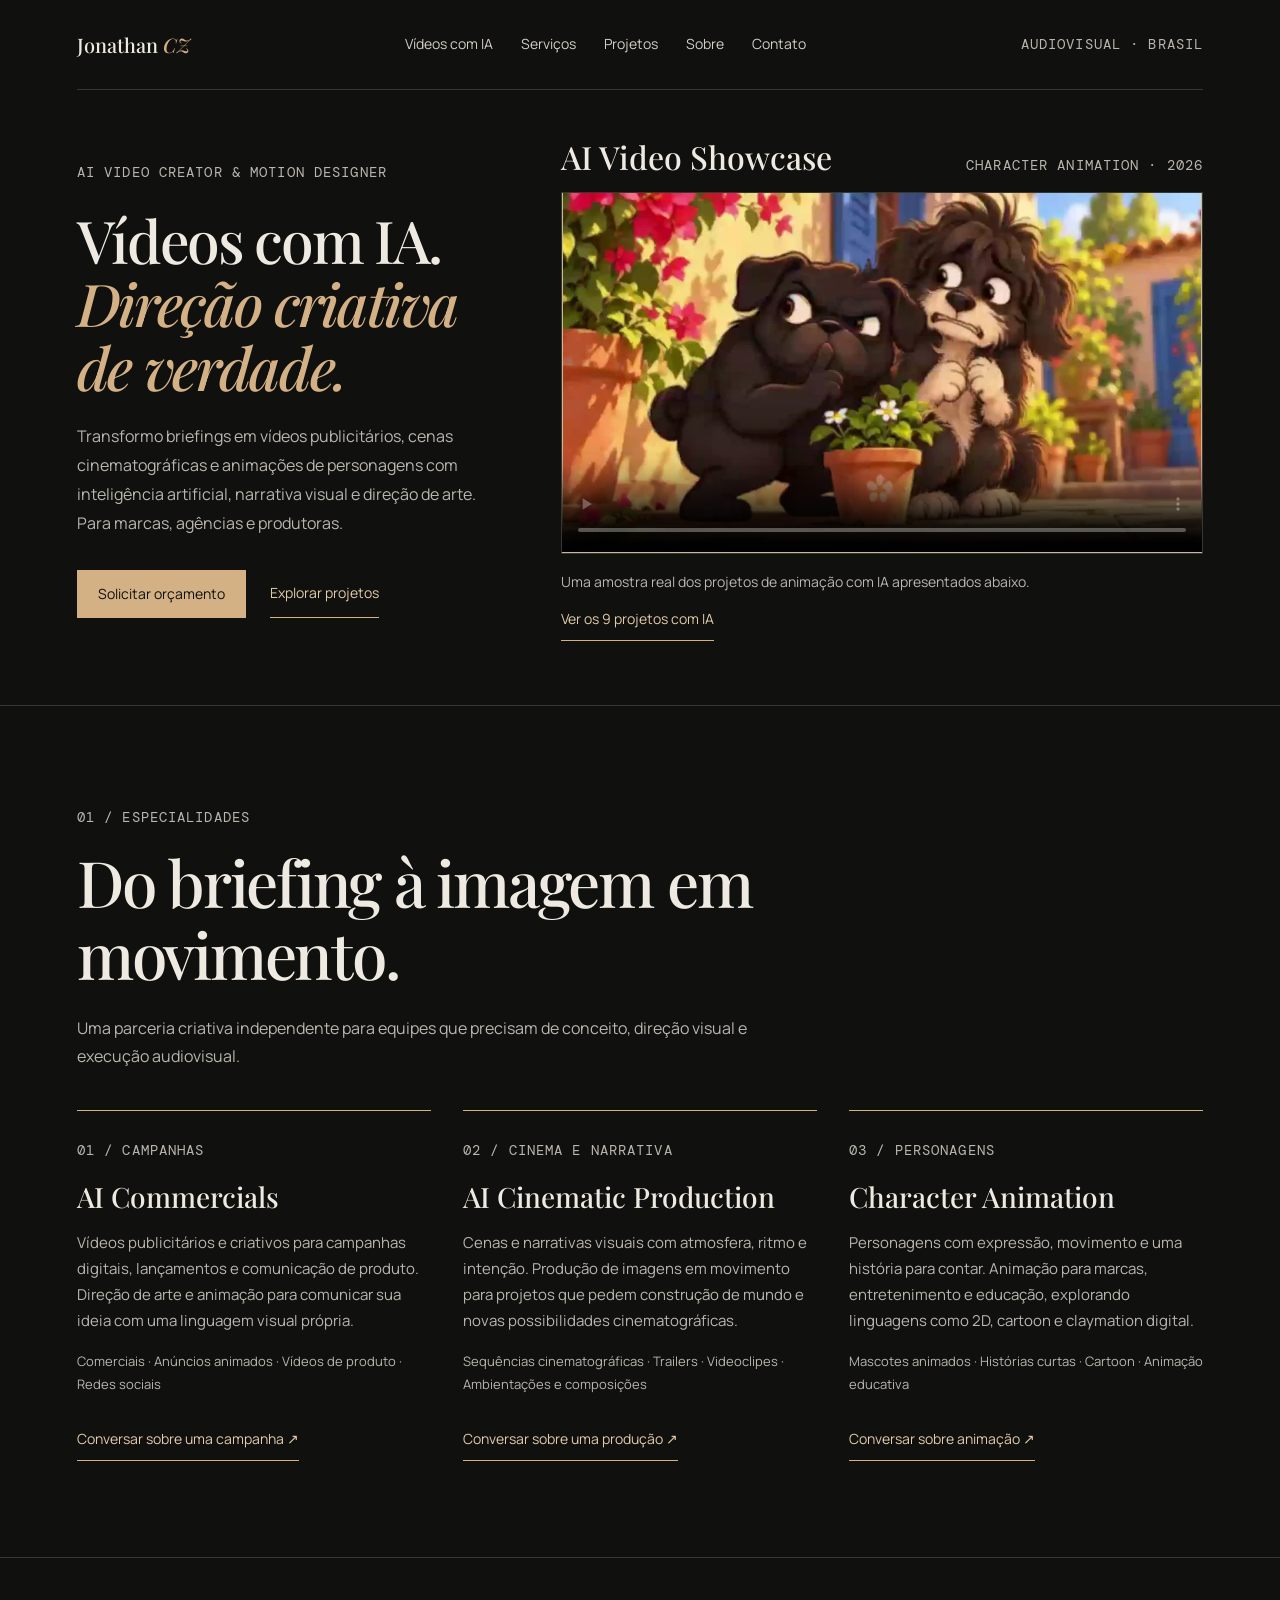
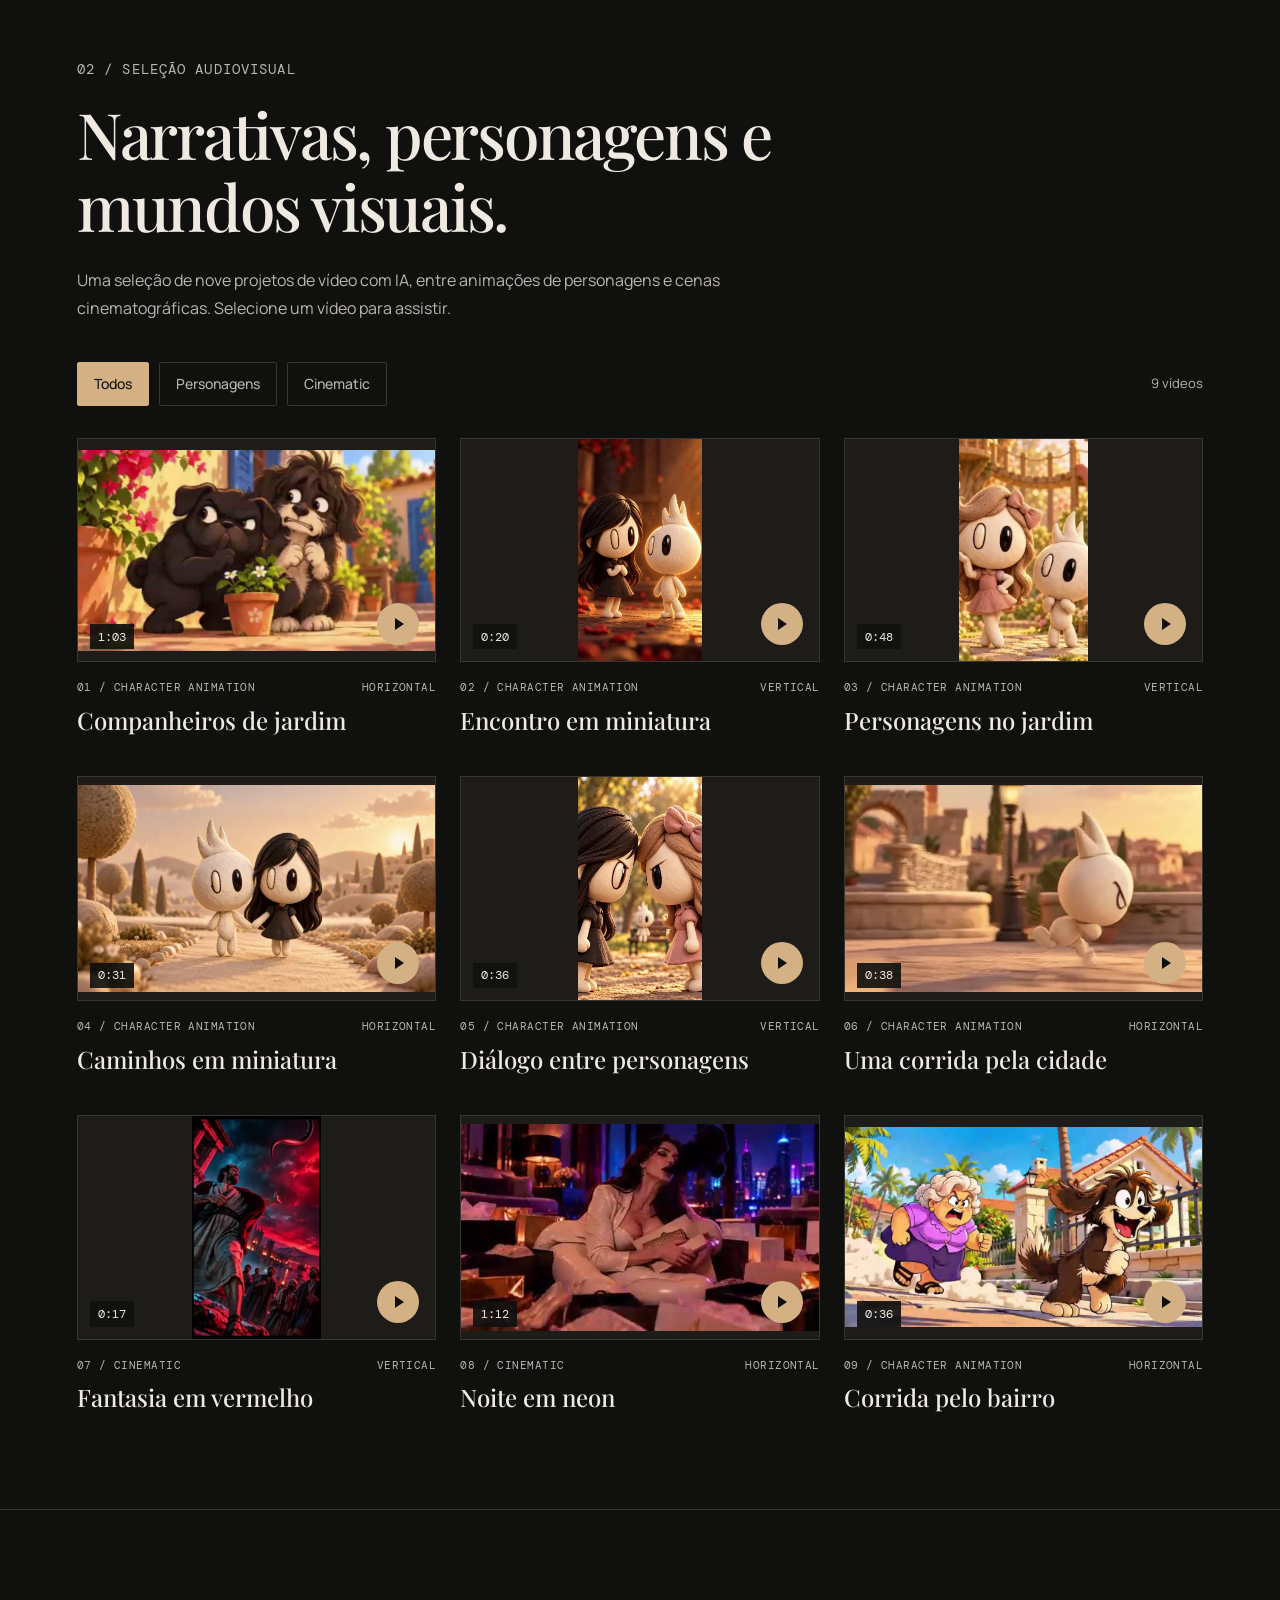
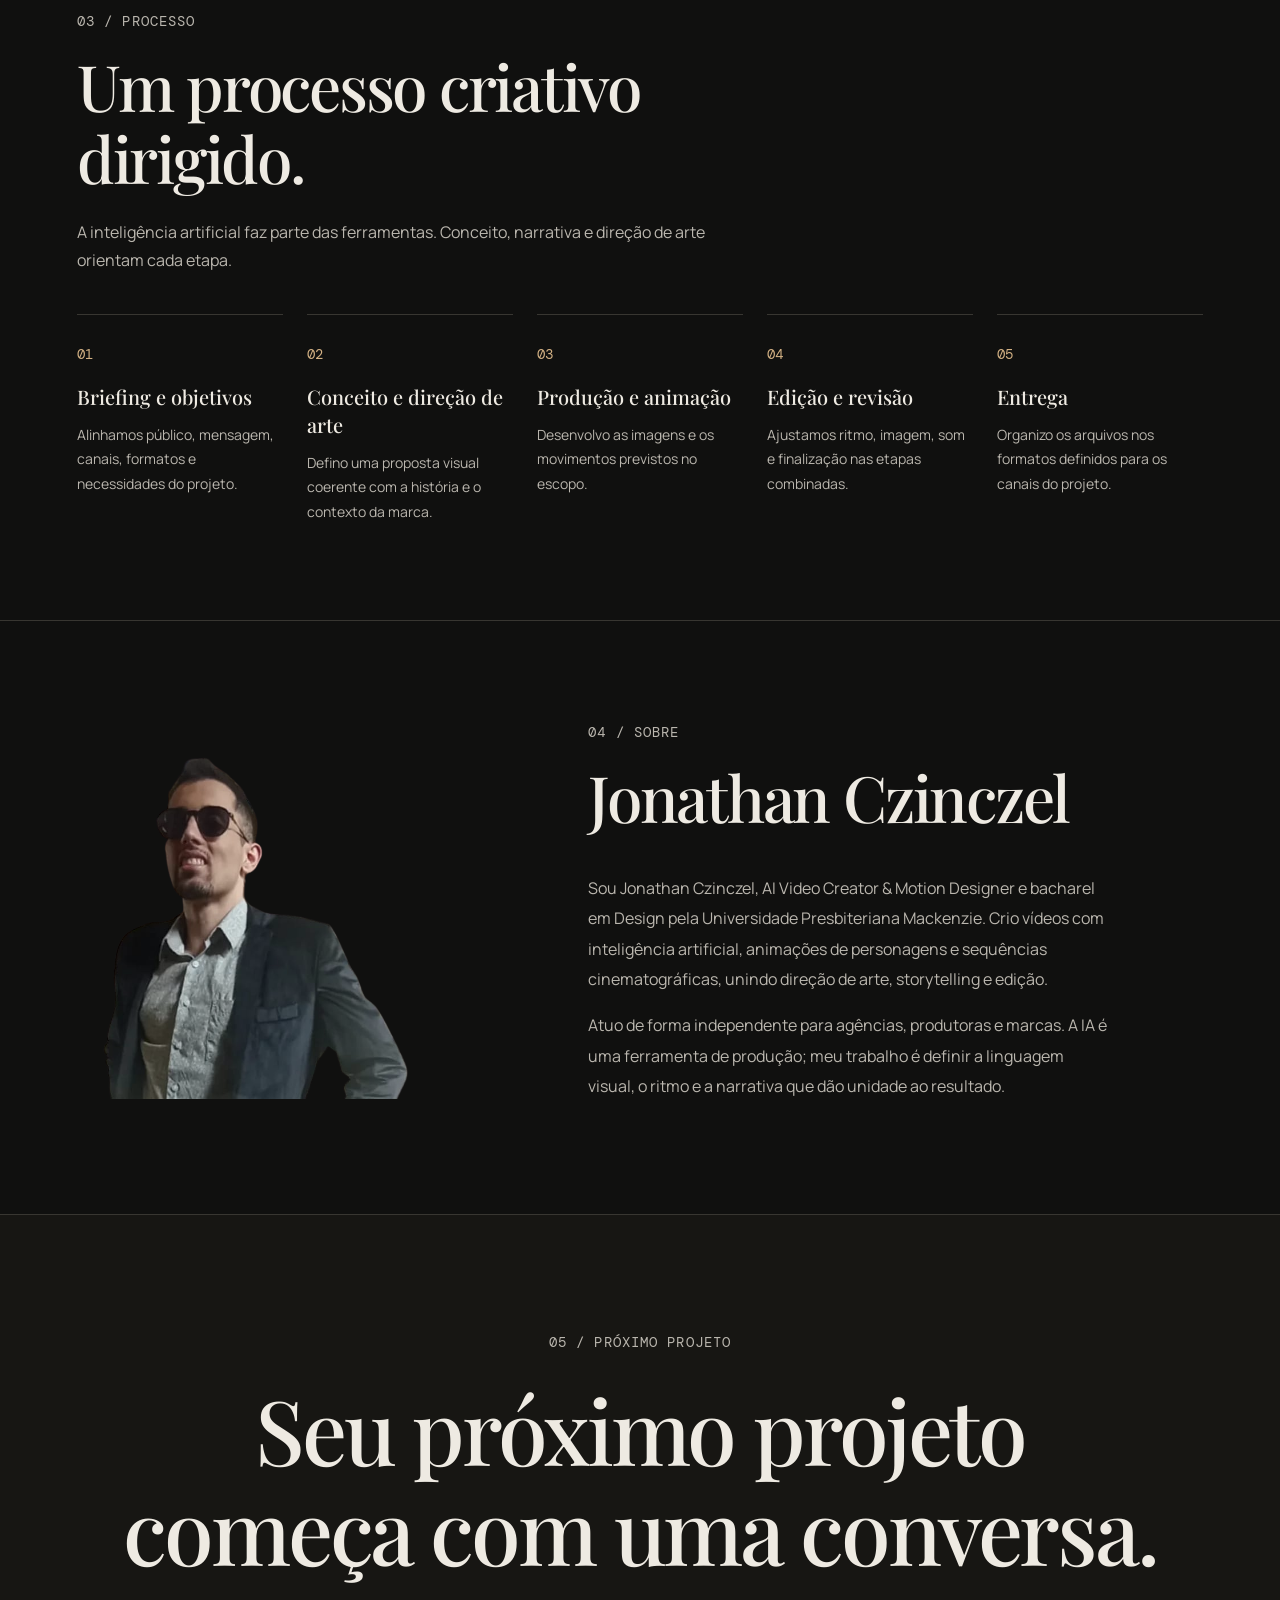
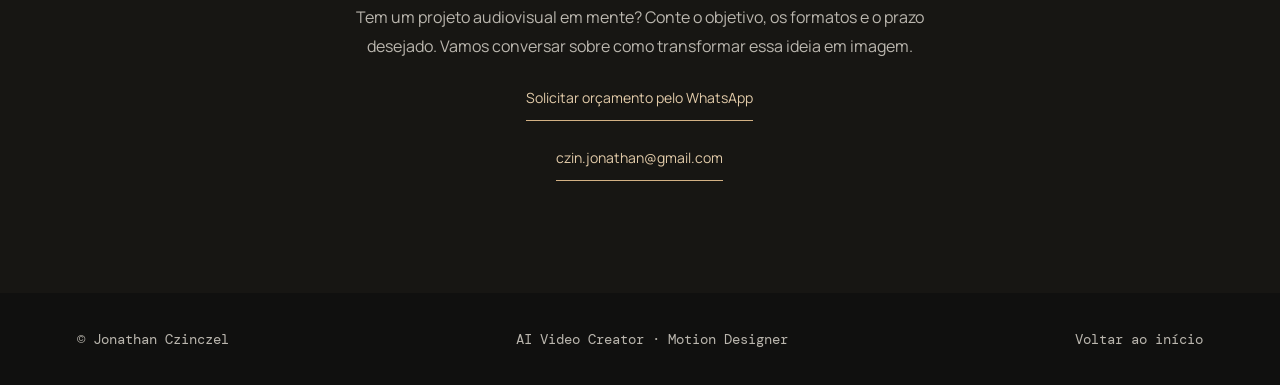
<file: index.html>
<!doctype html><html lang="pt-BR">
<head><meta charset="utf-8"><meta name="viewport" content="width=device-width,initial-scale=1"><title>Jonathan CZ | AI Video Creator & Motion Designer</title><meta name="description" content="Criação de vídeos com IA, animação de personagens e cenas cinematográficas. Direção criativa e produção audiovisual para marcas, agências e produtoras.">
<meta name="theme-color" content="#10100f">
<link rel="canonical" href="https://jonathancz.com/">
<meta property="og:type" content="website">
<meta property="og:locale" content="pt_BR">
<meta property="og:title" content="Jonathan CZ | AI Video Creator & Motion Designer">
<meta property="og:description" content="Vídeos publicitários com IA, cenas cinematográficas e animação de personagens com direção criativa.">
<meta property="og:url" content="https://jonathancz.com/">
<meta property="og:image" content="https://jonathancz.com/assets/audiovisual-social.jpg">
<meta property="og:image:alt" content="Dois cachorros animados em um jardim, em uma cena do portfólio audiovisual de Jonathan CZ">
<meta name="twitter:card" content="summary_large_image">
<link rel="preconnect" href="https://fonts.googleapis.com">
<link rel="preconnect" href="https://fonts.gstatic.com" crossorigin><link rel="icon" href="favicon.svg"><link href="https://fonts.googleapis.com/css2?family=DM+Mono&family=Manrope:wght@400;500;600;700&family=Playfair+Display:ital,wght@0,500;1,500&display=swap" rel="stylesheet"><style>
:root{color-scheme:dark;--bg:#10100f;--text:#eeeae2;--muted:#bab6ae;--gold:#d3b184;--line:#383631}
*{box-sizing:border-box}html{scroll-behavior:smooth;background:var(--bg);scroll-padding-top:1.5rem}body{margin:0;background:var(--bg);color:var(--text);font-family:Manrope,sans-serif;font-size:1rem;line-height:1.75}a{color:inherit;text-decoration:none}img,video{display:block;max-width:100%}a:focus-visible,video:focus-visible{outline:3px solid var(--gold);outline-offset:6px}
.wrap{width:min(1280px,88%);margin-inline:auto}.mono{font:.875rem/1.6 'DM Mono',monospace;letter-spacing:.08em;text-transform:uppercase;color:var(--muted)}.skip-link{position:fixed;top:1rem;left:1rem;z-index:10;background:var(--gold);color:var(--bg);padding:.75rem 1rem;transform:translateY(-180%)}.skip-link:focus{transform:none}
.nav{min-height:90px;display:flex;align-items:center;justify-content:space-between;gap:1.5rem;border-bottom:1px solid var(--line);padding-block:1rem;flex-wrap:wrap}.wordmark{font:500 1.25rem/1.5 'Playfair Display',serif;white-space:nowrap}.wordmark span{font-style:italic;color:var(--gold)}.navlinks{display:flex;gap:1.25rem;flex-wrap:wrap}.navlinks a{display:inline-flex;align-items:center;font-size:.875rem;color:#d3cfc7;padding:.625rem .25rem;min-height:44px}.navlinks a:hover{color:var(--gold)}
.hero{display:grid;grid-template-columns:minmax(0,.8fr) minmax(0,1.2fr);align-items:center;gap:5%;padding:3rem 0 4rem}.hero h1{font:500 clamp(3rem,5vw,5.4rem)/1.08 'Playfair Display',serif;letter-spacing:-.04em;margin:1.5rem 0}.hero h1 em{font-weight:500;color:var(--gold)}.lede{max-width:460px;color:var(--muted);line-height:1.8;font-size:1rem}
.heroimg{position:relative;aspect-ratio:4/5;overflow:hidden;background:#272522}.heroimg img{width:100%;height:100%;object-fit:cover;object-position:50% 40%;filter:saturate(.8)}.heroimg:after{content:'';position:absolute;inset:0;pointer-events:none;background:linear-gradient(0deg,#10100fcc,transparent 50%)}.stamp{position:absolute;z-index:1;left:1.5rem;right:1.5rem;bottom:1.5rem}.stamp .mono{color:#e4dccf}.stamp strong{display:block;font:italic clamp(1.4rem,2.2vw,1.875rem)/1.4 'Playfair Display',serif}
.cta,.case-link{display:inline-flex;align-items:center;min-height:44px;border-bottom:1px solid var(--gold);color:#e2cba9;font-size:.875rem;padding:.625rem 0;line-height:1.6}.cta:hover,.case-link:hover{color:#fff;border-color:#fff}.cta{margin-top:1rem}.section{padding:6rem 0;border-top:1px solid var(--line)}.section h2{font:500 clamp(2.5rem,5vw,4.75rem)/1.12 'Playfair Display',serif;letter-spacing:-.035em;max-width:760px;margin:1rem 0 2.5rem}.introgrid{display:grid;grid-template-columns:minmax(0,1fr) minmax(0,1fr);gap:8%}.introgrid p,.about p{color:var(--muted);line-height:1.9;max-width:520px}
.reel{background:#1d1c19}.reel-stage{padding:1rem}.reel video{width:100%;aspect-ratio:16/9;object-fit:contain;background:#000}.reelcap{display:flex;align-items:center;justify-content:space-between;flex-wrap:wrap;gap:.5rem 1.5rem;padding:.75rem .25rem 0}.reelcap span{font:italic 1.25rem/1.5 'Playfair Display',serif}.reelcap small{font-size:.875rem;color:var(--muted)}.reel.is-scrubbing{height:180vh;height:180svh}.is-scrubbing .reel-stage{position:sticky;top:0;min-height:100vh;min-height:100svh;display:flex;flex-direction:column;justify-content:center}.is-scrubbing video{max-height:calc(100svh - 7rem)}
.cases{display:grid;grid-template-columns:minmax(0,1fr) minmax(0,1fr);gap:3.5rem 2rem;align-items:start}.case{min-width:0}.case-visual{display:block;background:#1d1c19}.case img{width:100%;aspect-ratio:4/3;object-fit:contain;transition:filter .3s}.case-visual:hover img{filter:brightness(1.08)}.case h3{font:500 1.75rem/1.3 'Playfair Display',serif;margin:1.25rem 0 .5rem}.case p{font-size:1rem;color:var(--muted);line-height:1.7}.case-links{display:flex;gap:.5rem 1.5rem;flex-wrap:wrap}.case video{width:100%;height:auto;aspect-ratio:16/9;object-fit:contain;background:#000}.case.portrait video{aspect-ratio:9/16;max-height:660px}.case[id]{scroll-margin-top:2rem}
.about{display:grid;grid-template-columns:minmax(0,.8fr) minmax(0,1.2fr);align-items:center;gap:9%}.about img{width:100%;height:auto;filter:saturate(.8)}.contact{padding:7rem 0;text-align:center;background:#171613;border-top:1px solid var(--line)}.contact h2{font:500 clamp(2.75rem,7vw,6rem)/1.12 'Playfair Display',serif;letter-spacing:-.035em;margin:1.5rem auto}.contact a{overflow-wrap:anywhere;max-width:100%}footer{padding:1.5rem 0;display:flex;justify-content:space-between;align-items:center;gap:1rem 2rem;flex-wrap:wrap;color:var(--muted);font:.875rem/1.6 'DM Mono',monospace}footer a{min-height:44px;display:inline-flex;align-items:center}
@media(max-width:1000px){.nav>.mono{display:none}.hero{gap:4%}.hero h1{font-size:clamp(3rem,6.7vw,5rem)}}
@media(max-width:760px){.nav{gap:.5rem 1.5rem}.wordmark{font-size:1.125rem}.navlinks{gap:.75rem}.hero{grid-template-columns:1fr;padding:3rem 0 4rem;gap:2.5rem}.hero h1{font-size:clamp(3rem,10vw,4.75rem)}.heroimg{aspect-ratio:1;max-width:540px;width:100%;margin-inline:auto}.section{padding:4rem 0}.introgrid,.about{grid-template-columns:1fr;gap:1.5rem}.introgrid p{margin:0}.introgrid h2{margin-bottom:0}.cases{grid-template-columns:1fr;gap:2.5rem}.about img{max-width:480px}.contact{padding:4rem 0}.reel-stage{padding:.5rem}.reelcap span{font-size:1.125rem}}
@media(max-width:420px){.nav{align-items:flex-start}.navlinks{width:100%;justify-content:space-between;gap:.5rem}.hero h1{font-size:clamp(2.75rem,10.5vw,3.5rem)}.mono{letter-spacing:.04em}}
@media(prefers-reduced-motion:reduce){html{scroll-behavior:auto}*{animation:none!important;transition:none!important}}
.hero-actions{display:flex;flex-wrap:wrap;gap:.5rem 1.5rem}.featured-reel{min-width:0;scroll-margin-top:2rem}.featured-heading{display:flex;align-items:baseline;justify-content:space-between;gap:.5rem 1rem;flex-wrap:wrap;margin-bottom:1rem}.featured-heading h2{font:500 2rem/1.2 'Playfair Display',serif;margin:0}.featured-reel video{width:100%;height:auto;aspect-ratio:16/9;object-fit:contain;background:#c9b99b;border:1px solid var(--line)}.featured-reel p{font-size:.875rem;line-height:1.7;color:var(--muted);margin:1rem 0 .25rem}.featured-reel .case-link{margin:0}@media(max-width:760px){.featured-reel{grid-row:1}.hero{padding-top:2rem;gap:2rem}.hero h1{font-size:clamp(2.75rem,9vw,4rem);margin:1rem 0}.featured-heading h2{font-size:1.75rem}}
</style>
<link rel="stylesheet" href="assets/portfolio.css">
<script src="assets/portfolio.js" defer></script>
<script type="application/ld+json">{"@context": "https://schema.org", "@type": "Person", "name": "Jonathan Czinczel", "url": "https://jonathancz.com/", "jobTitle": "AI Video Creator & Motion Designer", "description": "Designer e produtor audiovisual independente. Direção de arte, animação e produção audiovisual com inteligência artificial.", "alumniOf": {"@type": "CollegeOrUniversity", "name": "Universidade Presbiteriana Mackenzie"}, "knowsAbout": ["Direção de arte", "Motion design", "Animação 2D", "Produção audiovisual com inteligência artificial"]}</script>
</head>
<body id="top"><a class="skip-link" href="#conteudo">Pular para o conteúdo</a>
<header class="wrap nav"><a class="wordmark" href="#top">Jonathan <span>CZ</span></a><nav class="navlinks" aria-label="Navegação principal"><a href="#trabalho">Vídeos com IA</a><a href="#servicos">Serviços</a><a href="#trabalho">Projetos</a><a href="#sobre">Sobre</a><a href="#contato">Contato</a></nav><span class="mono">Audiovisual · Brasil</span></header>
<main id="conteudo">
<section class="wrap hero"><div><span class="mono">AI Video Creator &amp; Motion Designer</span><h1>Vídeos com IA. <em>Direção criativa de verdade.</em></h1><p class="lede">Transformo briefings em vídeos publicitários, cenas cinematográficas e animações de personagens com inteligência artificial, narrativa visual e direção de arte. Para marcas, agências e produtoras.</p><div class="hero-actions"><a class="cta cta-primary" href="#contato">Solicitar orçamento</a><a class="cta" href="#trabalho">Explorar projetos</a></div></div><div class="featured-reel" id="demo-reel"><div class="featured-heading"><h2>AI Video Showcase</h2><span class="mono">Character Animation · 2026</span></div><video id="demo-reel-player" controls playsinline preload="metadata" poster="assets/ai-videos/companheiros-de-jardim.webp" width="1092" height="614" aria-label="Animação de personagens com IA: Companheiros de jardim"><source src="assets/ai-videos/companheiros-de-jardim.mp4" type="video/mp4">Seu navegador não suporta vídeo. <a href="assets/ai-videos/companheiros-de-jardim.mp4">Assista à animação</a>.</video><p>Uma amostra real dos projetos de animação com IA apresentados abaixo.</p><a class="case-link" href="#trabalho">Ver os 9 projetos com IA</a></div></section>
<section class="section" id="servicos"><div class="wrap">
<span class="mono">01 / Especialidades</span><h2>Do briefing à imagem em movimento.</h2>
<p class="section-intro">Uma parceria criativa independente para equipes que precisam de conceito, direção visual e execução audiovisual.</p>
<div class="services">
<article class="service"><span class="mono">01 / Campanhas</span><h3>AI Commercials</h3><p>Vídeos publicitários e criativos para campanhas digitais, lançamentos e comunicação de produto. Direção de arte e animação para comunicar sua ideia com uma linguagem visual própria.</p><p class="applications">Comerciais · Anúncios animados · Vídeos de produto · Redes sociais</p><a class="case-link" href="#contato">Conversar sobre uma campanha ↗</a></article>
<article class="service"><span class="mono">02 / Cinema e narrativa</span><h3>AI Cinematic Production</h3><p>Cenas e narrativas visuais com atmosfera, ritmo e intenção. Produção de imagens em movimento para projetos que pedem construção de mundo e novas possibilidades cinematográficas.</p><p class="applications">Sequências cinematográficas · Trailers · Videoclipes · Ambientações e composições</p><a class="case-link" href="#contato">Conversar sobre uma produção ↗</a></article>
<article class="service"><span class="mono">03 / Personagens</span><h3>Character Animation</h3><p>Personagens com expressão, movimento e uma história para contar. Animação para marcas, entretenimento e educação, explorando linguagens como 2D, cartoon e claymation digital.</p><p class="applications">Mascotes animados · Histórias curtas · Cartoon · Animação educativa</p><a class="case-link" href="#contato">Conversar sobre animação ↗</a></article>
</div></div></section>
<section class="section" id="trabalho"><div class="wrap">
<span class="mono">02 / Seleção audiovisual</span><h2>Narrativas, personagens e mundos visuais.</h2>
<p class="section-intro">Uma seleção de nove projetos de vídeo com IA, entre animações de personagens e cenas cinematográficas. Selecione um vídeo para assistir.</p>
<div class="filterbar"><div class="filters" role="group" aria-label="Filtrar vídeos" hidden><button class="filter" type="button" data-filter="all" aria-pressed="true">Todos</button><button class="filter" type="button" data-filter="character" aria-pressed="false">Personagens</button><button class="filter" type="button" data-filter="cinematic" aria-pressed="false">Cinematic</button></div><p class="result-count" id="video-count" aria-live="polite" aria-atomic="true">9 vídeos</p></div>
<div class="clips"><article class="clip" data-category="character">
<a class="clip-visual" href="assets/ai-videos/companheiros-de-jardim.mp4" data-portfolio-video data-title="Companheiros de jardim" data-width="1092" data-height="614" aria-label="Assistir: Companheiros de jardim"><img src="assets/ai-videos/companheiros-de-jardim.webp" alt="Dois cachorros animados ao lado de um vaso de flores." width="1092" height="614" loading="lazy" decoding="async"><span class="clip-duration">1:03</span><span class="clip-play" aria-hidden="true"></span></a>
<div class="clip-meta"><span>01 / Character Animation</span><span>Horizontal</span></div><h3>Companheiros de jardim</h3></article>
<article class="clip" data-category="character">
<a class="clip-visual" href="assets/ai-videos/encontro-em-miniatura.mp4" data-portfolio-video data-title="Encontro em miniatura" data-width="480" data-height="864" aria-label="Assistir: Encontro em miniatura"><img src="assets/ai-videos/encontro-em-miniatura.webp" alt="Uma personagem de cabelo escuro ao lado de um pequeno personagem branco." width="480" height="864" loading="lazy" decoding="async"><span class="clip-duration">0:20</span><span class="clip-play" aria-hidden="true"></span></a>
<div class="clip-meta"><span>02 / Character Animation</span><span>Vertical</span></div><h3>Encontro em miniatura</h3></article>
<article class="clip" data-category="character">
<a class="clip-visual" href="assets/ai-videos/personagens-no-jardim.mp4" data-portfolio-video data-title="Personagens no jardim" data-width="352" data-height="608" aria-label="Assistir: Personagens no jardim"><img src="assets/ai-videos/personagens-no-jardim.webp" alt="Uma personagem com laço rosa e um pequeno personagem branco em um jardim." width="352" height="608" loading="lazy" decoding="async"><span class="clip-duration">0:48</span><span class="clip-play" aria-hidden="true"></span></a>
<div class="clip-meta"><span>03 / Character Animation</span><span>Vertical</span></div><h3>Personagens no jardim</h3></article>
<article class="clip" data-category="character">
<a class="clip-visual" href="assets/ai-videos/caminhos-em-miniatura.mp4" data-portfolio-video data-title="Caminhos em miniatura" data-width="608" data-height="352" aria-label="Assistir: Caminhos em miniatura"><img src="assets/ai-videos/caminhos-em-miniatura.webp" alt="Dois personagens estilizados caminham por um cenário em tons quentes." width="608" height="352" loading="lazy" decoding="async"><span class="clip-duration">0:31</span><span class="clip-play" aria-hidden="true"></span></a>
<div class="clip-meta"><span>04 / Character Animation</span><span>Horizontal</span></div><h3>Caminhos em miniatura</h3></article>
<article class="clip" data-category="character">
<a class="clip-visual" href="assets/ai-videos/dialogo-entre-personagens.mp4" data-portfolio-video data-title="Diálogo entre personagens" data-width="480" data-height="864" aria-label="Assistir: Diálogo entre personagens"><img src="assets/ai-videos/dialogo-entre-personagens.webp" alt="Duas personagens estilizadas se encontram em um jardim." width="480" height="864" loading="lazy" decoding="async"><span class="clip-duration">0:36</span><span class="clip-play" aria-hidden="true"></span></a>
<div class="clip-meta"><span>05 / Character Animation</span><span>Vertical</span></div><h3>Diálogo entre personagens</h3></article>
<article class="clip" data-category="character">
<a class="clip-visual" href="assets/ai-videos/corrida-pela-cidade.mp4" data-portfolio-video data-title="Uma corrida pela cidade" data-width="608" data-height="352" aria-label="Assistir: Uma corrida pela cidade"><img src="assets/ai-videos/corrida-pela-cidade.webp" alt="Um pequeno personagem branco corre por uma praça de pedra." width="608" height="352" loading="lazy" decoding="async"><span class="clip-duration">0:38</span><span class="clip-play" aria-hidden="true"></span></a>
<div class="clip-meta"><span>06 / Character Animation</span><span>Horizontal</span></div><h3>Uma corrida pela cidade</h3></article>
<article class="clip" data-category="cinematic">
<a class="clip-visual" href="assets/ai-videos/fantasia-em-vermelho.mp4" data-portfolio-video data-title="Fantasia em vermelho" data-width="352" data-height="608" aria-label="Assistir: Fantasia em vermelho"><img src="assets/ai-videos/fantasia-em-vermelho.webp" alt="Uma cena de fantasia urbana iluminada em vermelho e azul." width="352" height="608" loading="lazy" decoding="async"><span class="clip-duration">0:17</span><span class="clip-play" aria-hidden="true"></span></a>
<div class="clip-meta"><span>07 / Cinematic</span><span>Vertical</span></div><h3>Fantasia em vermelho</h3></article>
<article class="clip" data-category="cinematic">
<a class="clip-visual" href="assets/ai-videos/noite-em-neon.mp4" data-portfolio-video data-title="Noite em neon" data-width="608" data-height="352" aria-label="Assistir: Noite em neon"><img src="assets/ai-videos/noite-em-neon.webp" alt="Uma mulher em um ambiente interno com luzes de cidade ao fundo." width="608" height="352" loading="lazy" decoding="async"><span class="clip-duration">1:12</span><span class="clip-play" aria-hidden="true"></span></a>
<div class="clip-meta"><span>08 / Cinematic</span><span>Horizontal</span></div><h3>Noite em neon</h3></article>
<article class="clip" data-category="character">
<a class="clip-visual" href="assets/ai-videos/corrida-pelo-bairro.mp4" data-portfolio-video data-title="Corrida pelo bairro" data-width="1376" data-height="768" aria-label="Assistir: Corrida pelo bairro"><img src="assets/ai-videos/corrida-pelo-bairro.webp" alt="Uma senhora e um cachorro de cartoon em uma rua ensolarada." width="1376" height="768" loading="lazy" decoding="async"><span class="clip-duration">0:36</span><span class="clip-play" aria-hidden="true"></span></a>
<div class="clip-meta"><span>09 / Character Animation</span><span>Horizontal</span></div><h3>Corrida pelo bairro</h3></article></div>
</div></section>
<section class="section" id="processo"><div class="wrap"><span class="mono">03 / Processo</span><h2>Um processo criativo dirigido.</h2><p class="section-intro">A inteligência artificial faz parte das ferramentas. Conceito, narrativa e direção de arte orientam cada etapa.</p><ol class="process">
<li><h3>Briefing e objetivos</h3><p>Alinhamos público, mensagem, canais, formatos e necessidades do projeto.</p></li>
<li><h3>Conceito e direção de arte</h3><p>Defino uma proposta visual coerente com a história e o contexto da marca.</p></li>
<li><h3>Produção e animação</h3><p>Desenvolvo as imagens e os movimentos previstos no escopo.</p></li>
<li><h3>Edição e revisão</h3><p>Ajustamos ritmo, imagem, som e finalização nas etapas combinadas.</p></li>
<li><h3>Entrega</h3><p>Organizo os arquivos nos formatos definidos para os canais do projeto.</p></li>
</ol></div></section>
<section class="section" id="sobre"><div class="wrap about"><img src="foto-perfil.png" alt="Jonathan Czinczel" width="718" height="635" loading="lazy" decoding="async"><div><span class="mono">04 / Sobre</span><h2>Jonathan Czinczel</h2><p>Sou Jonathan Czinczel, AI Video Creator &amp; Motion Designer e bacharel em Design pela Universidade Presbiteriana Mackenzie. Crio vídeos com inteligência artificial, animações de personagens e sequências cinematográficas, unindo direção de arte, storytelling e edição.</p><p>Atuo de forma independente para agências, produtoras e marcas. A IA é uma ferramenta de produção; meu trabalho é definir a linguagem visual, o ritmo e a narrativa que dão unidade ao resultado.</p></div></div></section>
<section class="contact" id="contato"><div class="wrap"><span class="mono">05 / Próximo projeto</span><h2>Seu próximo projeto<br>começa com uma conversa.</h2><p class="lede" style="margin:auto">Tem um projeto audiovisual em mente? Conte o objetivo, os formatos e o prazo desejado. Vamos conversar sobre como transformar essa ideia em imagem.</p><a class="cta" target="_blank" rel="noopener" href="https://wa.me/5511983731196?text=Oi%2C%20Jonathan%21%20Vi%20seu%20portf%C3%B3lio%20e%20quero%20conversar%20sobre%20um%20projeto%20audiovisual.%20Objetivo%3A%20/%20Formatos%3A%20/%20Prazo%20desejado%3A">Solicitar orçamento pelo WhatsApp</a><br><a class="cta" href="mailto:czin.jonathan@gmail.com">czin.jonathan@gmail.com</a></div></section></main>
<footer class="wrap"><span>© Jonathan Czinczel</span><span>AI Video Creator · Motion Designer</span><a href="#top">Voltar ao início</a></footer>
<dialog class="video-dialog" id="portfolio-player" aria-labelledby="portfolio-title" aria-describedby="portfolio-note">
<div class="dialog-heading"><h2 id="portfolio-title">Vídeo selecionado</h2><button class="dialog-close" type="button" data-close-video>Fechar <span aria-hidden="true">×</span></button></div>
<video id="portfolio-video" controls playsinline preload="none" width="1280" height="720"></video>
<p class="dialog-note" id="portfolio-note"><span>Use os controles para reproduzir, pausar ou ajustar o áudio.</span><a id="portfolio-direct" href="assets/ai-videos/companheiros-de-jardim.mp4">Abrir vídeo diretamente ↗</a></p>
</dialog>
</script>
</body>
</html>
</file>
<file: assets/portfolio.css>
.filters[hidden]{display:none}
.clip-play:before{content:'';width:0;height:0;border-top:6px solid transparent;border-bottom:6px solid transparent;border-left:9px solid currentColor}
.hero .mono{display:block;max-width:40rem}.hero .lede{max-width:34rem}.hero h1{font-size:clamp(2.8rem,4.6vw,4.8rem)}.hero-actions .cta-primary{background:var(--gold);color:var(--bg);padding:.75rem 1.25rem;border:1px solid var(--gold)}.hero-actions .cta-primary:hover{background:var(--text);border-color:var(--text)}
.section-intro{color:var(--muted);max-width:42rem;margin:-1rem 0 2.5rem}.services{display:grid;grid-template-columns:repeat(3,minmax(0,1fr));gap:2rem}.service{border-top:1px solid var(--gold);padding-top:1.5rem}.service h3{font:500 1.75rem/1.25 'Playfair Display',serif;margin:1rem 0}.service p{color:var(--muted);font-size:.9375rem}.service .applications{font-size:.8125rem;line-height:1.8}.service .case-link{margin-top:.5rem}
.filterbar{display:flex;align-items:center;justify-content:space-between;flex-wrap:wrap;gap:1rem;margin-bottom:2rem}.filters{display:flex;flex-wrap:wrap;gap:.625rem}.filter{font:500 .875rem/1.5 Manrope,sans-serif;min-height:44px;border:1px solid var(--line);border-radius:2px;padding:.625rem 1rem;color:var(--muted);background:transparent;cursor:pointer}.filter[aria-pressed=true]{background:var(--gold);color:var(--bg);border-color:var(--gold)}button:focus-visible{outline:3px solid var(--gold);outline-offset:5px}.filter:hover{border-color:var(--gold)}.result-count{font-size:.8125rem;color:var(--muted);margin:0}
.clips{display:grid;grid-template-columns:repeat(3,minmax(0,1fr));align-items:start;gap:2.5rem 1.5rem}.clip{min-width:0}.clip-visual{display:block;position:relative;aspect-ratio:16/10;background:#1d1c19;overflow:hidden;border:1px solid var(--line)}.clip-visual img{width:100%;height:100%;object-fit:contain;transition:filter .2s}.clip-visual:hover img{filter:brightness(1.08)}.clip-play{position:absolute;right:1rem;bottom:1rem;width:42px;height:42px;border-radius:50%;display:grid;place-items:center;background:var(--gold);color:var(--bg);font-size:1rem;padding-left:2px}.clip-duration{position:absolute;left:.75rem;bottom:.75rem;background:#10100fe6;color:var(--text);padding:.15rem .5rem;font:.75rem/1.7 'DM Mono',monospace}.clip-meta{display:flex;gap:1rem;justify-content:space-between;color:var(--muted);font:.6875rem/1.7 'DM Mono',monospace;letter-spacing:.04em;text-transform:uppercase;margin-top:1rem}.clip h3{font:500 1.5rem/1.3 'Playfair Display',serif;margin:.5rem 0 0}.archive-link{display:inline-flex;align-items:center;min-height:44px;margin-top:2.5rem;font-size:.875rem;color:var(--gold);border-bottom:1px solid var(--gold)}
.process{display:grid;grid-template-columns:repeat(5,minmax(0,1fr));gap:1.5rem;list-style:none;padding:0;margin:0;counter-reset:steps}.process li{counter-increment:steps;border-top:1px solid var(--line);padding-top:1.5rem}.process li:before{content:'0' counter(steps);font:.875rem 'DM Mono',monospace;color:var(--gold)}.process h3{font:500 1.25rem/1.4 'Playfair Display',serif;margin:1rem 0 .75rem}.process p{font-size:.875rem;color:var(--muted);margin:0}.contact .lede{max-width:40rem}.contact .contact-note{font-size:.875rem;color:var(--muted)}
.video-dialog{width:min(1100px,94vw);max-height:92svh;padding:0;border:1px solid var(--line);background:var(--bg);color:var(--text);overflow:auto}.video-dialog::backdrop{background:#000d}.dialog-heading{display:flex;align-items:center;justify-content:space-between;gap:1rem;padding:1rem 1.25rem}.dialog-heading h2{font:500 clamp(1.125rem,3vw,1.5rem)/1.4 'Playfair Display',serif;margin:0}.dialog-close{background:transparent;border:1px solid var(--line);color:var(--text);font:500 .875rem Manrope,sans-serif;min-height:44px;padding:.5rem .875rem;cursor:pointer;flex:none}.dialog-close:hover{border-color:var(--gold)}.video-dialog video{display:block;width:100%;height:auto;max-height:68svh;object-fit:contain;background:#000}.dialog-note{display:flex;align-items:center;justify-content:space-between;gap:1rem;flex-wrap:wrap;margin:0;padding:.5rem 1.25rem 1rem;color:var(--muted);font-size:.8125rem}.dialog-note a{min-height:44px;display:inline-flex;align-items:center;color:var(--gold)}body:has(.video-dialog[open]){overflow:hidden}
@media(max-width:1050px){.services{gap:1.5rem}.clips{grid-template-columns:repeat(2,minmax(0,1fr))}.process{grid-template-columns:repeat(3,minmax(0,1fr))}}
@media(max-width:760px){.hero h1{font-size:clamp(2.6rem,8.5vw,4rem)}.hero .featured-reel{grid-row:auto}.services{grid-template-columns:1fr;gap:2rem}.service{max-width:40rem}.process{grid-template-columns:repeat(2,minmax(0,1fr))}.service h3{font-size:1.75rem}.section-intro{margin-top:-1rem}.hero-actions{gap:.5rem 1rem}}
@media(max-width:520px){.clips,.process{grid-template-columns:1fr}.clip h3{font-size:1.5rem}.clip-meta{font-size:.6875rem}.filter{padding:.625rem .75rem;font-size:.8125rem}.video-dialog{width:96vw}.dialog-heading{padding:.75rem;gap:.5rem}.dialog-note{padding-inline:.75rem}.process li{padding-top:1.25rem}}
</file>
